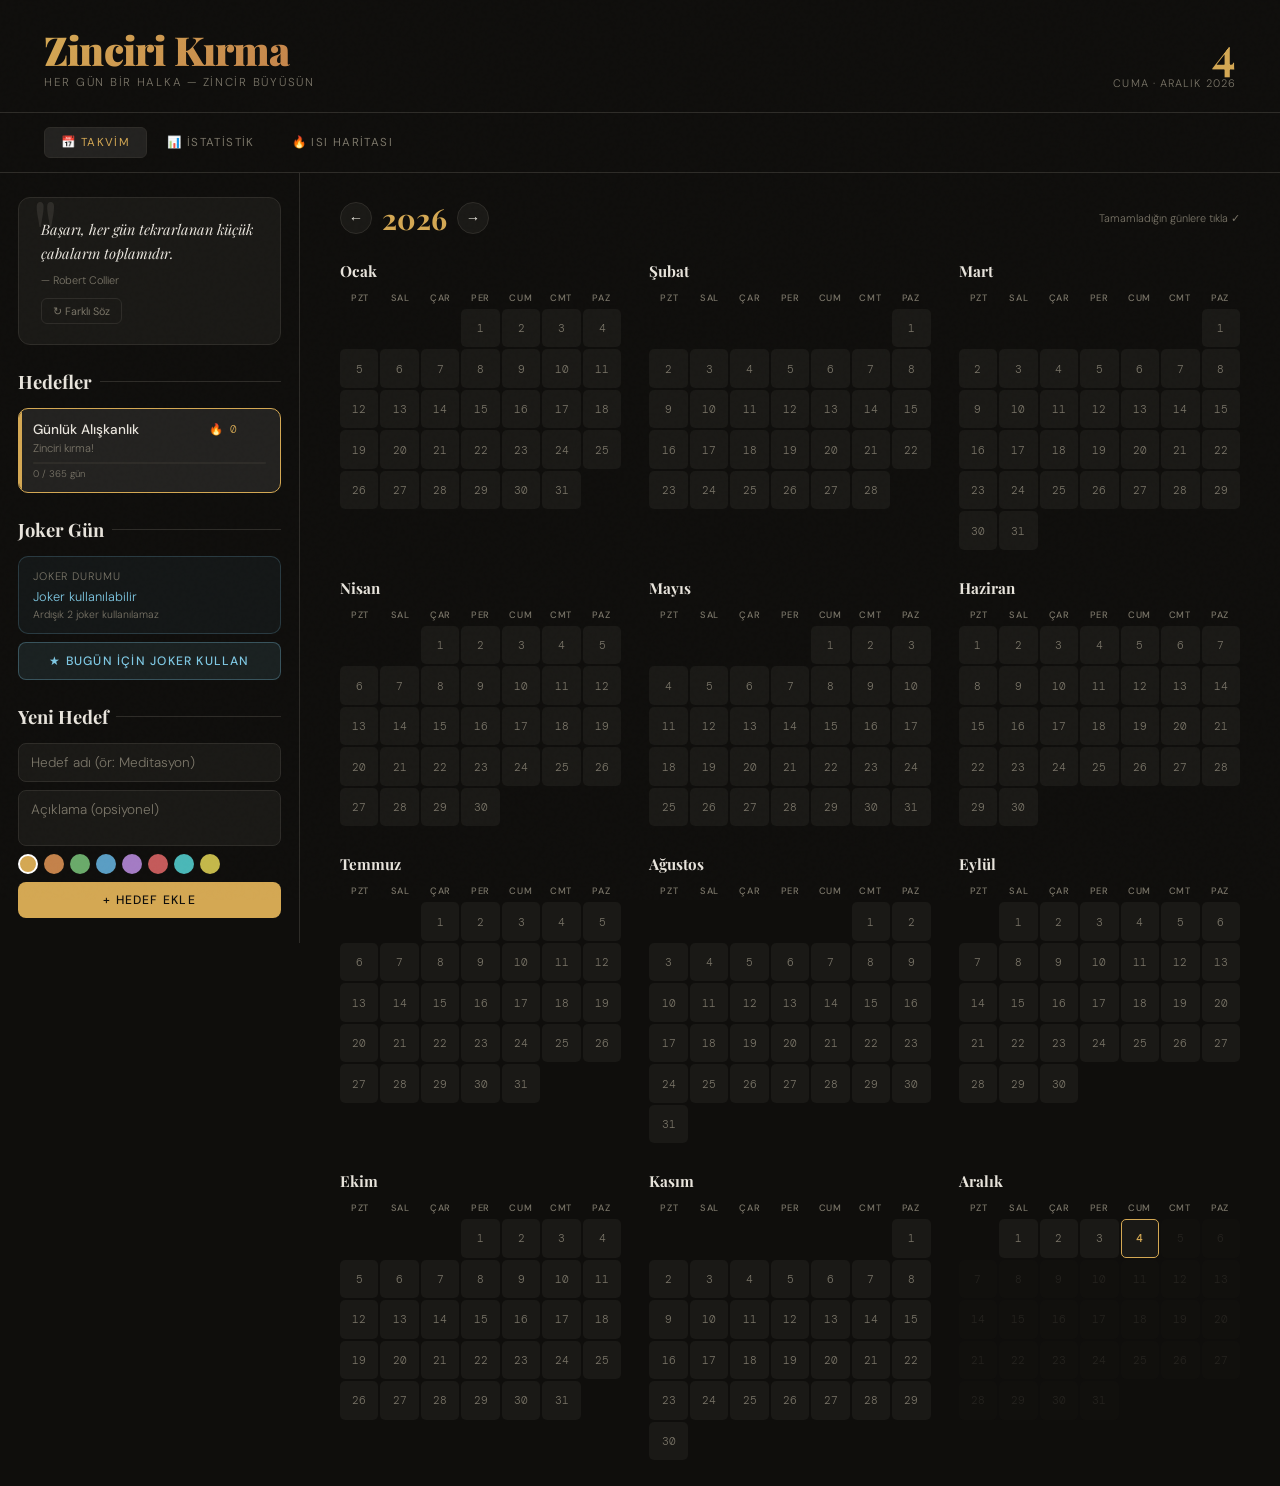
<file: index.html>
<!DOCTYPE html>
<html lang="tr">
<head>
  <meta charset="UTF-8">
  <meta name="viewport" content="width=device-width, initial-scale=1.0">
  <title>Zinciri Kırma — Alışkanlık Takibi</title>

  <!-- Fonts -->
  <link rel="preconnect" href="https://fonts.googleapis.com">
  <link rel="preconnect" href="https://fonts.gstatic.com" crossorigin>
  <link href="https://fonts.googleapis.com/css2?family=Playfair+Display:ital,wght@0,700;0,900;1,700&family=DM+Sans:ital,wght@0,300;0,400;0,500;1,300&family=DM+Mono:wght@400;500&display=swap" rel="stylesheet">

  <!-- Styles -->
  <link rel="stylesheet" href="style.css">
</head>
<body>

  <!-- ─── HEADER ───────────────────────────────────────────── -->
  <header>
    <div class="logo">
      <h1>Zinciri Kırma</h1>
      <p>Her gün bir halka — zincir büyüsün</p>
    </div>
    <div class="today-pill">
      <div class="big"   id="hdrDay"></div>
      <div class="small" id="hdrDate"></div>
    </div>
  </header>

  <!-- ─── NAV ──────────────────────────────────────────────── -->
  <nav>
    <button class="active" onclick="switchTab('calendar', this)">📅 Takvim</button>
    <button onclick="switchTab('stats', this)">📊 İstatistik</button>
    <button onclick="switchTab('heatmap', this)">🔥 Isı Haritası</button>
  </nav>

  <!-- ─── MAIN ─────────────────────────────────────────────── -->
  <main>

    <!-- SIDEBAR -->
    <aside class="sidebar">

      <!-- Motivasyon sözü -->
      <div id="sideQuote"></div>

      <!-- Hedef listesi -->
      <div>
        <div class="sec">Hedefler</div>
        <div id="goalList" class="goal-list"></div>
      </div>

      <!-- Joker gün -->
      <div id="jokerSection" style="display:none;">
        <div class="sec">Joker Gün</div>
        <div id="jokerBox" class="joker-box"></div>
        <button class="btn joker-btn" id="jokerBtn" onclick="useJoker()" style="margin-top:8px;">
          ★ Bugün İçin Joker Kullan
        </button>
      </div>

      <!-- Yeni hedef formu -->
      <div>
        <div class="sec">Yeni Hedef</div>
        <div class="form-col">
          <input type="text" id="gName" placeholder="Hedef adı (ör: Meditasyon)" maxlength="40">
          <textarea id="gDesc" placeholder="Açıklama (opsiyonel)" rows="2" maxlength="100"></textarea>
          <div class="color-row" id="colorPicker"></div>
          <button class="btn" onclick="addGoal()">+ Hedef Ekle</button>
        </div>
      </div>

    </aside>

    <!-- CONTENT -->
    <div class="content">

      <!-- Takvim -->
      <div id="tab-calendar" class="tab-panel active">
        <div class="year-nav">
          <button onclick="changeYear(-1)">←</button>
          <div class="year-lbl" id="yearLbl">2026</div>
          <button onclick="changeYear(1)">→</button>
          <span class="yr-hint">Tamamladığın günlere tıkla ✓</span>
        </div>
        <div id="calContainer"></div>
      </div>

      <!-- İstatistik -->
      <div id="tab-stats" class="tab-panel">
        <div id="statsContent"></div>
      </div>

      <!-- Isı Haritası -->
      <div id="tab-heatmap" class="tab-panel">
        <div id="heatmapContent"></div>
      </div>

    </div>
  </main>

  <!-- TOAST -->
  <div class="toast" id="toast">
    <span id="toastIco"></span>
    <span id="toastMsg"></span>
  </div>

  <!-- Script -->
  <script src="script.js"></script>

</body>
</html>
</file>
<file: style.css>
/* ─── VARIABLES ─────────────────────────────────────────────── */
:root {
  --bg:      #0f0e0c;
  --surface: #1a1916;
  --surface2:#232220;
  --border:  #2e2c28;
  --text:    #e8e4dc;
  --muted:   #7a7568;
  --accent:  #d4a853;
  --accent2: #c4824a;
  --success: #6aaa6a;
  --danger:  #c45a5a;
  --joker:   #7ec8e3;
}

/* ─── RESET ──────────────────────────────────────────────────── */
* { margin: 0; padding: 0; box-sizing: border-box; }

body {
  background: var(--bg);
  color: var(--text);
  font-family: 'DM Sans', sans-serif;
  font-weight: 300;
  min-height: 100vh;
  overflow-x: hidden;
}

/* Grain overlay */
body::before {
  content: '';
  position: fixed;
  inset: 0;
  background-image: url("data:image/svg+xml,%3Csvg viewBox='0 0 256 256' xmlns='http://www.w3.org/2000/svg'%3E%3Cfilter id='noise'%3E%3CfeTurbulence type='fractalNoise' baseFrequency='0.9' numOctaves='4' stitchTiles='stitch'/%3E%3C/filter%3E%3Crect width='100%25' height='100%25' filter='url(%23noise)' opacity='0.035'/%3E%3C/svg%3E");
  pointer-events: none;
  z-index: 9999;
  opacity: 0.4;
}

/* ─── HEADER ─────────────────────────────────────────────────── */
header {
  padding: 30px 44px 22px;
  border-bottom: 1px solid var(--border);
  display: flex;
  align-items: flex-end;
  justify-content: space-between;
  gap: 24px;
  background: var(--bg);
  position: sticky;
  top: 0;
  z-index: 100;
}

.logo h1 {
  font-family: 'Playfair Display', serif;
  font-size: clamp(1.7rem, 3.2vw, 2.5rem);
  font-weight: 900;
  letter-spacing: -0.02em;
  background: linear-gradient(135deg, var(--accent) 0%, var(--accent2) 100%);
  -webkit-background-clip: text;
  -webkit-text-fill-color: transparent;
  background-clip: text;
  line-height: 1;
}

.logo p {
  font-size: 0.72rem;
  color: var(--muted);
  letter-spacing: 0.15em;
  text-transform: uppercase;
  margin-top: 5px;
}

.today-pill { text-align: right; flex-shrink: 0; }

.today-pill .big {
  font-family: 'Playfair Display', serif;
  font-size: 2.8rem;
  font-weight: 700;
  color: var(--accent);
  line-height: 1;
}

.today-pill .small {
  font-size: 0.68rem;
  color: var(--muted);
  letter-spacing: 0.1em;
  text-transform: uppercase;
}

/* ─── NAV ────────────────────────────────────────────────────── */
nav {
  display: flex;
  gap: 3px;
  padding: 14px 44px;
  border-bottom: 1px solid var(--border);
  background: var(--bg);
}

nav button {
  background: none;
  border: 1px solid transparent;
  color: var(--muted);
  font-family: 'DM Sans', sans-serif;
  font-size: 0.72rem;
  font-weight: 400;
  letter-spacing: 0.12em;
  text-transform: uppercase;
  padding: 7px 16px;
  border-radius: 6px;
  cursor: pointer;
  transition: all 0.2s;
}

nav button:hover { color: var(--text); border-color: var(--border); }
nav button.active { background: var(--surface2); color: var(--accent); border-color: var(--border); }

/* ─── LAYOUT ─────────────────────────────────────────────────── */
main { display: flex; min-height: calc(100vh - 130px); }

.sidebar {
  width: 300px;
  flex-shrink: 0;
  border-right: 1px solid var(--border);
  padding: 24px 18px;
  display: flex;
  flex-direction: column;
  gap: 24px;
  overflow-y: auto;
  max-height: calc(100vh - 130px);
}

.content {
  flex: 1;
  padding: 26px 40px;
  overflow-y: auto;
  min-width: 0;
}

.tab-panel { display: none; }
.tab-panel.active { display: block; }

/* ─── SECTION TITLE ──────────────────────────────────────────── */
.sec {
  font-family: 'Playfair Display', serif;
  font-size: 1.15rem;
  font-weight: 700;
  margin-bottom: 14px;
  display: flex;
  align-items: center;
  gap: 8px;
}
.sec::after { content: ''; flex: 1; height: 1px; background: var(--border); }

/* ─── FORM ───────────────────────────────────────────────────── */
.form-col { display: flex; flex-direction: column; gap: 8px; }

input, textarea {
  background: var(--surface);
  border: 1px solid var(--border);
  color: var(--text);
  font-family: 'DM Sans', sans-serif;
  font-size: 0.85rem;
  font-weight: 300;
  padding: 10px 12px;
  border-radius: 8px;
  outline: none;
  transition: border-color 0.2s;
  resize: none;
}
input:focus, textarea:focus { border-color: var(--accent); }
input::placeholder, textarea::placeholder { color: var(--muted); }

.color-row { display: flex; gap: 6px; flex-wrap: wrap; }

.swatch {
  width: 20px;
  height: 20px;
  border-radius: 50%;
  cursor: pointer;
  border: 2px solid transparent;
  transition: transform 0.2s, border-color 0.2s;
}
.swatch:hover { transform: scale(1.3); }
.swatch.on { border-color: white; }

/* ─── BUTTONS ────────────────────────────────────────────────── */
.btn {
  background: var(--accent);
  color: #0f0e0c;
  border: none;
  font-family: 'DM Sans', sans-serif;
  font-weight: 500;
  font-size: 0.76rem;
  letter-spacing: 0.1em;
  text-transform: uppercase;
  padding: 10px 16px;
  border-radius: 8px;
  cursor: pointer;
  transition: all 0.2s;
  width: 100%;
}
.btn:hover { background: #e0b85e; transform: translateY(-1px); }

.btn.joker-btn {
  background: rgba(126, 200, 227, 0.1);
  color: var(--joker);
  border: 1px solid rgba(126, 200, 227, 0.3);
  font-size: 0.76rem;
}
.btn.joker-btn:hover { background: rgba(126, 200, 227, 0.2); transform: none; }
.btn.joker-btn:disabled { opacity: 0.3; cursor: not-allowed; transform: none; }

/* ─── GOAL LIST ──────────────────────────────────────────────── */
.goal-list { display: flex; flex-direction: column; gap: 8px; }

.goal-item {
  background: var(--surface);
  border: 1px solid var(--border);
  border-radius: 10px;
  padding: 12px 14px;
  cursor: pointer;
  transition: all 0.2s;
  position: relative;
  overflow: hidden;
}
.goal-item::before {
  content: '';
  position: absolute;
  left: 0; top: 0; bottom: 0;
  width: 3px;
  background: var(--gc, var(--accent));
  border-radius: 3px 0 0 3px;
}
.goal-item:hover { border-color: var(--muted); background: var(--surface2); }
.goal-item.on { border-color: var(--gc, var(--accent)); background: var(--surface2); }

.gi-row { display: flex; align-items: center; gap: 8px; }
.gi-name { font-weight: 500; font-size: 0.85rem; flex: 1; min-width: 0; overflow: hidden; text-overflow: ellipsis; white-space: nowrap; }
.gi-streak { display: flex; align-items: center; gap: 3px; font-family: 'DM Mono', monospace; font-size: 0.7rem; color: var(--accent); white-space: nowrap; }
.gi-desc { font-size: 0.7rem; color: var(--muted); margin-top: 3px; overflow: hidden; text-overflow: ellipsis; white-space: nowrap; }

.gi-del {
  background: none; border: none; color: var(--muted);
  cursor: pointer; padding: 1px 5px; border-radius: 4px;
  font-size: 0.8rem; transition: color 0.2s; opacity: 0;
}
.goal-item:hover .gi-del { opacity: 1; }
.gi-del:hover { color: var(--danger); }

.prog-bar { height: 2px; background: var(--border); border-radius: 2px; overflow: hidden; margin-top: 7px; }
.prog-fill { height: 100%; border-radius: 2px; transition: width 0.5s; }
.gi-sub { font-size: 0.6rem; color: var(--muted); margin-top: 3px; }

/* ─── JOKER BOX ──────────────────────────────────────────────── */
.joker-box {
  background: rgba(126, 200, 227, 0.05);
  border: 1px solid rgba(126, 200, 227, 0.2);
  border-radius: 10px;
  padding: 12px 14px;
}
.joker-box .jt { font-size: 0.68rem; color: var(--muted); letter-spacing: 0.08em; text-transform: uppercase; margin-bottom: 5px; }
.joker-box .jv { font-size: 0.8rem; color: var(--joker); }
.joker-box .jh { font-size: 0.65rem; color: var(--muted); margin-top: 3px; }

/* ─── QUOTE CARD ─────────────────────────────────────────────── */
.quote-card {
  background: var(--surface);
  border: 1px solid var(--border);
  border-radius: 12px;
  padding: 20px 22px;
  position: relative;
  overflow: hidden;
}
.quote-card::before {
  content: '"';
  position: absolute;
  top: -14px; left: 12px;
  font-family: 'Playfair Display', serif;
  font-size: 6rem;
  color: var(--border);
  line-height: 1;
  pointer-events: none;
}
.quote-txt {
  font-family: 'Playfair Display', serif;
  font-style: italic;
  font-size: 0.9rem;
  line-height: 1.65;
  position: relative;
  z-index: 1;
}
.quote-author { font-size: 0.68rem; color: var(--muted); margin-top: 7px; }
.qbtn {
  background: none;
  border: 1px solid var(--border);
  color: var(--muted);
  border-radius: 6px;
  padding: 5px 11px;
  font-size: 0.67rem;
  cursor: pointer;
  transition: all 0.2s;
  margin-top: 11px;
  display: inline-flex;
  align-items: center;
  gap: 4px;
  font-family: 'DM Sans', sans-serif;
}
.qbtn:hover { border-color: var(--accent); color: var(--accent); }

/* ─── YEAR NAV ───────────────────────────────────────────────── */
.year-nav { display: flex; align-items: center; gap: 10px; margin-bottom: 24px; }
.year-nav button {
  background: var(--surface);
  border: 1px solid var(--border);
  color: var(--text);
  width: 32px; height: 32px;
  border-radius: 50%;
  cursor: pointer;
  font-size: 0.9rem;
  transition: all 0.2s;
  display: flex; align-items: center; justify-content: center;
}
.year-nav button:hover { border-color: var(--accent); color: var(--accent); }
.year-lbl { font-family: 'Playfair Display', serif; font-size: 1.8rem; font-weight: 700; color: var(--accent); min-width: 65px; text-align: center; }
.yr-hint { font-size: 0.68rem; color: var(--muted); margin-left: auto; }

/* ─── CALENDAR ───────────────────────────────────────────────── */
.year-cal { display: grid; grid-template-columns: repeat(auto-fill, minmax(260px, 1fr)); gap: 28px; }

.month-hdr { display: flex; align-items: baseline; gap: 7px; margin-bottom: 9px; }
.month-name { font-family: 'Playfair Display', serif; font-size: 0.95rem; font-weight: 700; }
.month-stat { font-size: 0.62rem; color: var(--muted); }

.wday-row { display: grid; grid-template-columns: repeat(7, 1fr); margin-bottom: 3px; }
.wday { text-align: center; font-size: 0.58rem; font-weight: 500; letter-spacing: 0.07em; text-transform: uppercase; color: var(--muted); padding: 2px 0; }

.days-grid { display: grid; grid-template-columns: repeat(7, 1fr); gap: 2px; }

.dc {
  aspect-ratio: 1;
  border-radius: 5px;
  display: flex; align-items: center; justify-content: center;
  font-family: 'DM Mono', monospace;
  font-size: 0.68rem;
  cursor: pointer;
  transition: all 0.13s;
  position: relative;
  border: 1px solid transparent;
  background: var(--surface);
  color: var(--muted);
  user-select: none;
}
.dc:hover:not(.empty):not(.fut) { border-color: var(--muted); color: var(--text); transform: scale(1.12); z-index: 2; }
.dc.empty { background: none; cursor: default; }
.dc.fut { opacity: 0.2; cursor: not-allowed; }
.dc.today { border-color: var(--accent); color: var(--accent); font-weight: 500; }
.dc.done { font-weight: 500; color: #0f0e0c; border-color: transparent; }
.dc.done::after { content: '✓'; position: absolute; top: 1px; right: 2px; font-size: 0.48rem; opacity: 0.7; }
.dc.joker-day { background: rgba(126, 200, 227, 0.15) !important; color: var(--joker) !important; border: 1px solid rgba(126, 200, 227, 0.35) !important; }
.dc.joker-day::after { content: '★'; position: absolute; top: 0; right: 2px; font-size: 0.48rem; opacity: 0.8; color: var(--joker); }

/* ─── STATS ──────────────────────────────────────────────────── */
.stats-grid { display: grid; grid-template-columns: repeat(auto-fit, minmax(150px, 1fr)); gap: 12px; margin-bottom: 24px; }

.stat-card {
  background: var(--surface);
  border: 1px solid var(--border);
  border-radius: 11px;
  padding: 16px 18px;
  position: relative;
  overflow: hidden;
}
.stat-card::after {
  content: '';
  position: absolute;
  bottom: -18px; right: -18px;
  width: 60px; height: 60px;
  border-radius: 50%;
  background: rgba(212, 168, 83, 0.06);
}
.slbl { font-size: 0.62rem; color: var(--muted); letter-spacing: 0.12em; text-transform: uppercase; margin-bottom: 6px; }
.sval { font-family: 'Playfair Display', serif; font-size: 1.9rem; font-weight: 700; color: var(--accent); line-height: 1; }
.ssub { font-size: 0.65rem; color: var(--muted); margin-top: 3px; }

/* ─── BADGES ─────────────────────────────────────────────────── */
.badges-row { display: flex; flex-wrap: wrap; gap: 8px; margin-bottom: 24px; }

.badge {
  display: flex; align-items: center; gap: 7px;
  background: var(--surface);
  border: 1px solid var(--border);
  border-radius: 9px;
  padding: 9px 12px;
  transition: all 0.2s;
}
.badge.earned { border-color: var(--accent); background: rgba(212, 168, 83, 0.07); }
.badge.locked { opacity: 0.3; filter: grayscale(1); }
.badge-icon { font-size: 1.3rem; }
.badge-name { font-size: 0.75rem; font-weight: 500; }
.badge-desc { font-size: 0.62rem; color: var(--muted); }

/* ─── HEATMAP ────────────────────────────────────────────────── */
.heatmap-wrap { overflow-x: auto; padding-bottom: 6px; }
.heatmap-grid { display: flex; gap: 3px; }
.hm-week { display: flex; flex-direction: column; gap: 3px; }
.hmc { width: 12px; height: 12px; border-radius: 2px; cursor: pointer; transition: transform 0.1s; }
.hmc:hover { transform: scale(1.6); z-index: 2; }

/* ─── EMPTY / NO GOAL ────────────────────────────────────────── */
.empty-state { text-align: center; padding: 50px 20px; color: var(--muted); }
.empty-state .icon { font-size: 2.5rem; margin-bottom: 12px; opacity: 0.3; }
.empty-state h3 { font-family: 'Playfair Display', serif; font-size: 1.1rem; color: var(--text); margin-bottom: 6px; }

.no-goal {
  background: var(--surface);
  border: 1px dashed var(--border);
  border-radius: 12px;
  padding: 32px;
  text-align: center;
  color: var(--muted);
  font-size: 0.85rem;
  line-height: 1.7;
}

/* ─── TOAST ──────────────────────────────────────────────────── */
.toast {
  position: fixed;
  bottom: 24px; right: 24px;
  background: var(--surface2);
  border: 1px solid var(--border);
  color: var(--text);
  padding: 12px 16px;
  border-radius: 9px;
  font-size: 0.8rem;
  z-index: 2000;
  transform: translateY(14px);
  opacity: 0;
  transition: all 0.28s;
  display: flex; align-items: center; gap: 8px;
  max-width: 300px;
}
.toast.show { transform: translateY(0); opacity: 1; }
.toast.ok { border-color: var(--success); }
.toast.joker { border-color: var(--joker); }

/* ─── SCROLLBAR ──────────────────────────────────────────────── */
::-webkit-scrollbar { width: 4px; height: 4px; }
::-webkit-scrollbar-track { background: var(--bg); }
::-webkit-scrollbar-thumb { background: var(--border); border-radius: 2px; }

/* ─── ANIMATIONS ─────────────────────────────────────────────── */
@keyframes todayPulse {
  0%, 100% { box-shadow: 0 0 0 0 rgba(212, 168, 83, 0.4); }
  50%       { box-shadow: 0 0 0 4px rgba(212, 168, 83, 0); }
}
.dc.today { animation: todayPulse 2.5s ease-in-out infinite; }

@keyframes pop {
  0%, 100% { transform: scale(1); }
  50%       { transform: scale(1.3); }
}
.pop-anim { animation: pop 0.3s ease; }

@keyframes fadeUp {
  from { opacity: 0; transform: translateY(8px); }
  to   { opacity: 1; transform: translateY(0); }
}
.fade-up { animation: fadeUp 0.28s ease forwards; }

/* ─── RESPONSIVE ─────────────────────────────────────────────── */
@media (max-width: 768px) {
  header { padding: 18px; }
  nav { padding: 10px 18px; overflow-x: auto; }
  main { flex-direction: column; }
  .sidebar { width: 100%; border-right: none; border-bottom: 1px solid var(--border); padding: 16px; max-height: none; }
  .content { padding: 16px; }
}
</file>
